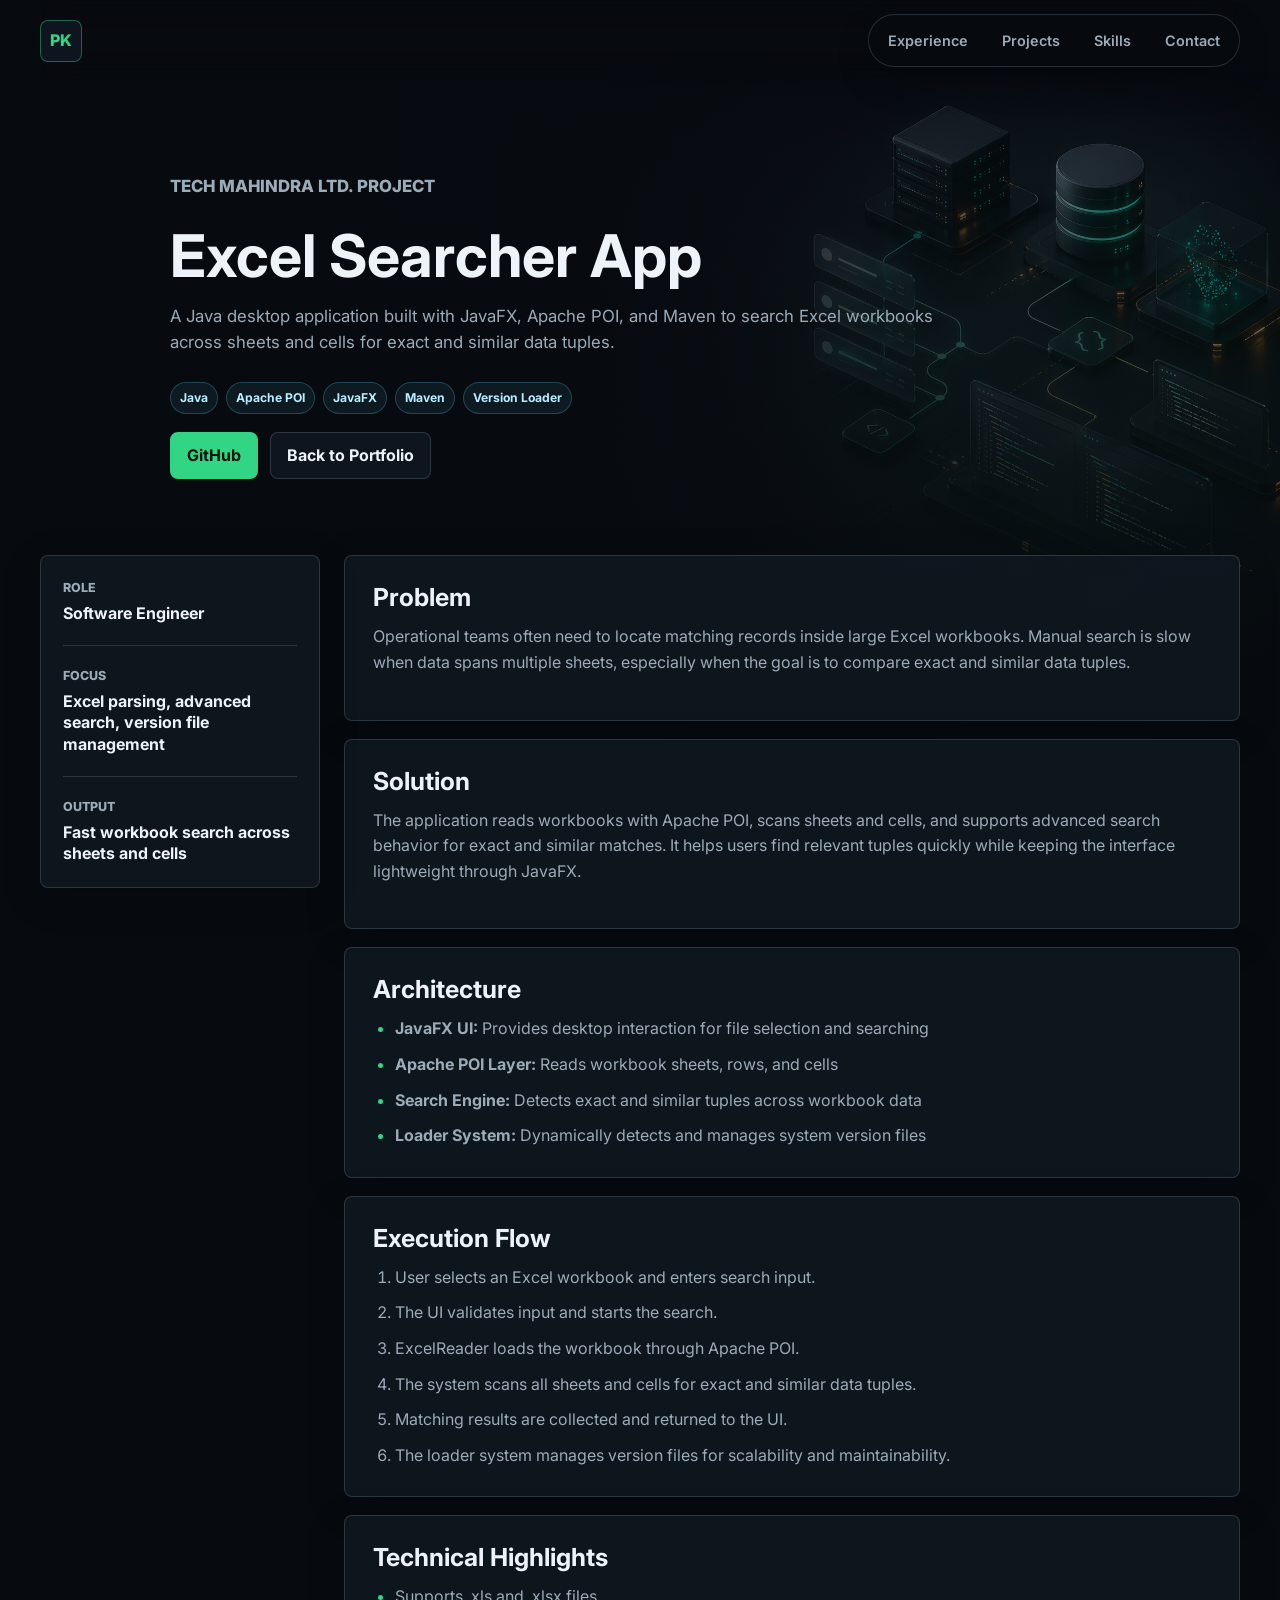
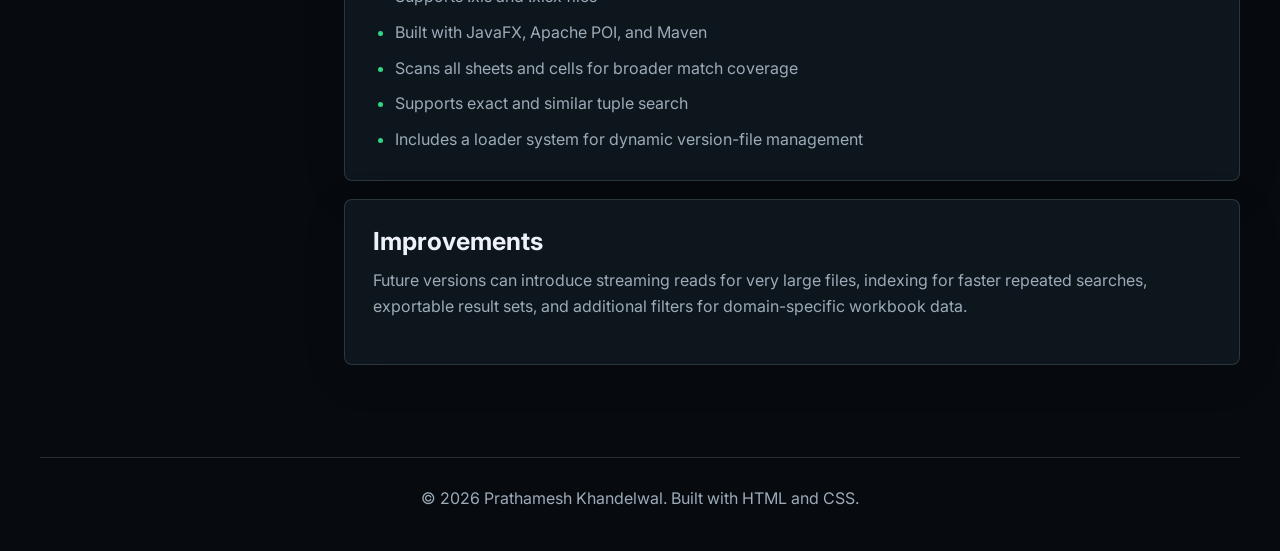
<file: projects/excel-search.html>
<!DOCTYPE html>
<html lang="en">
<head>
    <meta charset="UTF-8">
    <meta name="viewport" content="width=device-width, initial-scale=1.0">
    <meta name="description" content="Case study for a Java Excel Searcher App using Apache POI and JavaFX.">
    <title>Excel Searcher App | Prathamesh Khandelwal</title>
    <link rel="preconnect" href="https://fonts.googleapis.com">
    <link rel="preconnect" href="https://fonts.gstatic.com" crossorigin>
    <link href="https://fonts.googleapis.com/css2?family=Inter:wght@400;500;600;700;800&display=swap" rel="stylesheet">
    <link rel="stylesheet" href="../style.css">
</head>
<body>
<header class="site-header">
    <a class="brand" href="../index.html" aria-label="Back to portfolio">PK</a>
    <nav class="nav" aria-label="Project navigation">
        <a href="../index.html#experience">Experience</a>
        <a href="../index.html#projects">Projects</a>
        <a href="../index.html#skills">Skills</a>
        <a href="../index.html#contact">Contact</a>
    </nav>
</header>

<main>
    <section class="case-hero">
        <p class="eyebrow">Tech Mahindra Ltd. Project</p>
        <h1>Excel Searcher App</h1>
        <p>
            A Java desktop application built with JavaFX, Apache POI, and Maven to search Excel
            workbooks across sheets and cells for exact and similar data tuples.
        </p>
        <div class="project-card__meta">
            <span>Java</span>
            <span>Apache POI</span>
            <span>JavaFX</span>
            <span>Maven</span>
            <span>Version Loader</span>
        </div>
        <div class="hero__actions">
            <a class="button button--primary" href="https://github.com/Prathamesh-JavaDev">GitHub</a>
            <a class="button" href="../index.html">Back to Portfolio</a>
        </div>
    </section>

    <section class="section case-layout">
        <aside class="case-sidebar" aria-label="Project summary">
            <div>
                <span>Role</span>
                <strong>Software Engineer</strong>
            </div>
            <div>
                <span>Focus</span>
                <strong>Excel parsing, advanced search, version file management</strong>
            </div>
            <div>
                <span>Output</span>
                <strong>Fast workbook search across sheets and cells</strong>
            </div>
        </aside>

        <div class="case-content">
            <article>
                <h2>Problem</h2>
                <p>
                    Operational teams often need to locate matching records inside large Excel workbooks.
                    Manual search is slow when data spans multiple sheets, especially when the goal is to
                    compare exact and similar data tuples.
                </p>
            </article>

            <article>
                <h2>Solution</h2>
                <p>
                    The application reads workbooks with Apache POI, scans sheets and cells, and supports
                    advanced search behavior for exact and similar matches. It helps users find relevant
                    tuples quickly while keeping the interface lightweight through JavaFX.
                </p>
            </article>

            <article>
                <h2>Architecture</h2>
                <ul class="check-list">
                    <li><strong>JavaFX UI:</strong> Provides desktop interaction for file selection and searching</li>
                    <li><strong>Apache POI Layer:</strong> Reads workbook sheets, rows, and cells</li>
                    <li><strong>Search Engine:</strong> Detects exact and similar tuples across workbook data</li>
                    <li><strong>Loader System:</strong> Dynamically detects and manages system version files</li>
                </ul>
            </article>

            <article>
                <h2>Execution Flow</h2>
                <ol class="number-list">
                    <li>User selects an Excel workbook and enters search input.</li>
                    <li>The UI validates input and starts the search.</li>
                    <li>ExcelReader loads the workbook through Apache POI.</li>
                    <li>The system scans all sheets and cells for exact and similar data tuples.</li>
                    <li>Matching results are collected and returned to the UI.</li>
                    <li>The loader system manages version files for scalability and maintainability.</li>
                </ol>
            </article>

            <article>
                <h2>Technical Highlights</h2>
                <ul class="check-list">
                    <li>Supports .xls and .xlsx files</li>
                    <li>Built with JavaFX, Apache POI, and Maven</li>
                    <li>Scans all sheets and cells for broader match coverage</li>
                    <li>Supports exact and similar tuple search</li>
                    <li>Includes a loader system for dynamic version-file management</li>
                </ul>
            </article>

            <article>
                <h2>Improvements</h2>
                <p>
                    Future versions can introduce streaming reads for very large files, indexing for faster
                    repeated searches, exportable result sets, and additional filters for domain-specific workbook data.
                </p>
            </article>
        </div>
    </section>
</main>

<footer class="footer">
    <p>&copy; 2026 Prathamesh Khandelwal. Built with HTML and CSS.</p>
</footer>

<script src="../script.js"></script>
</body>
</html>
</file>
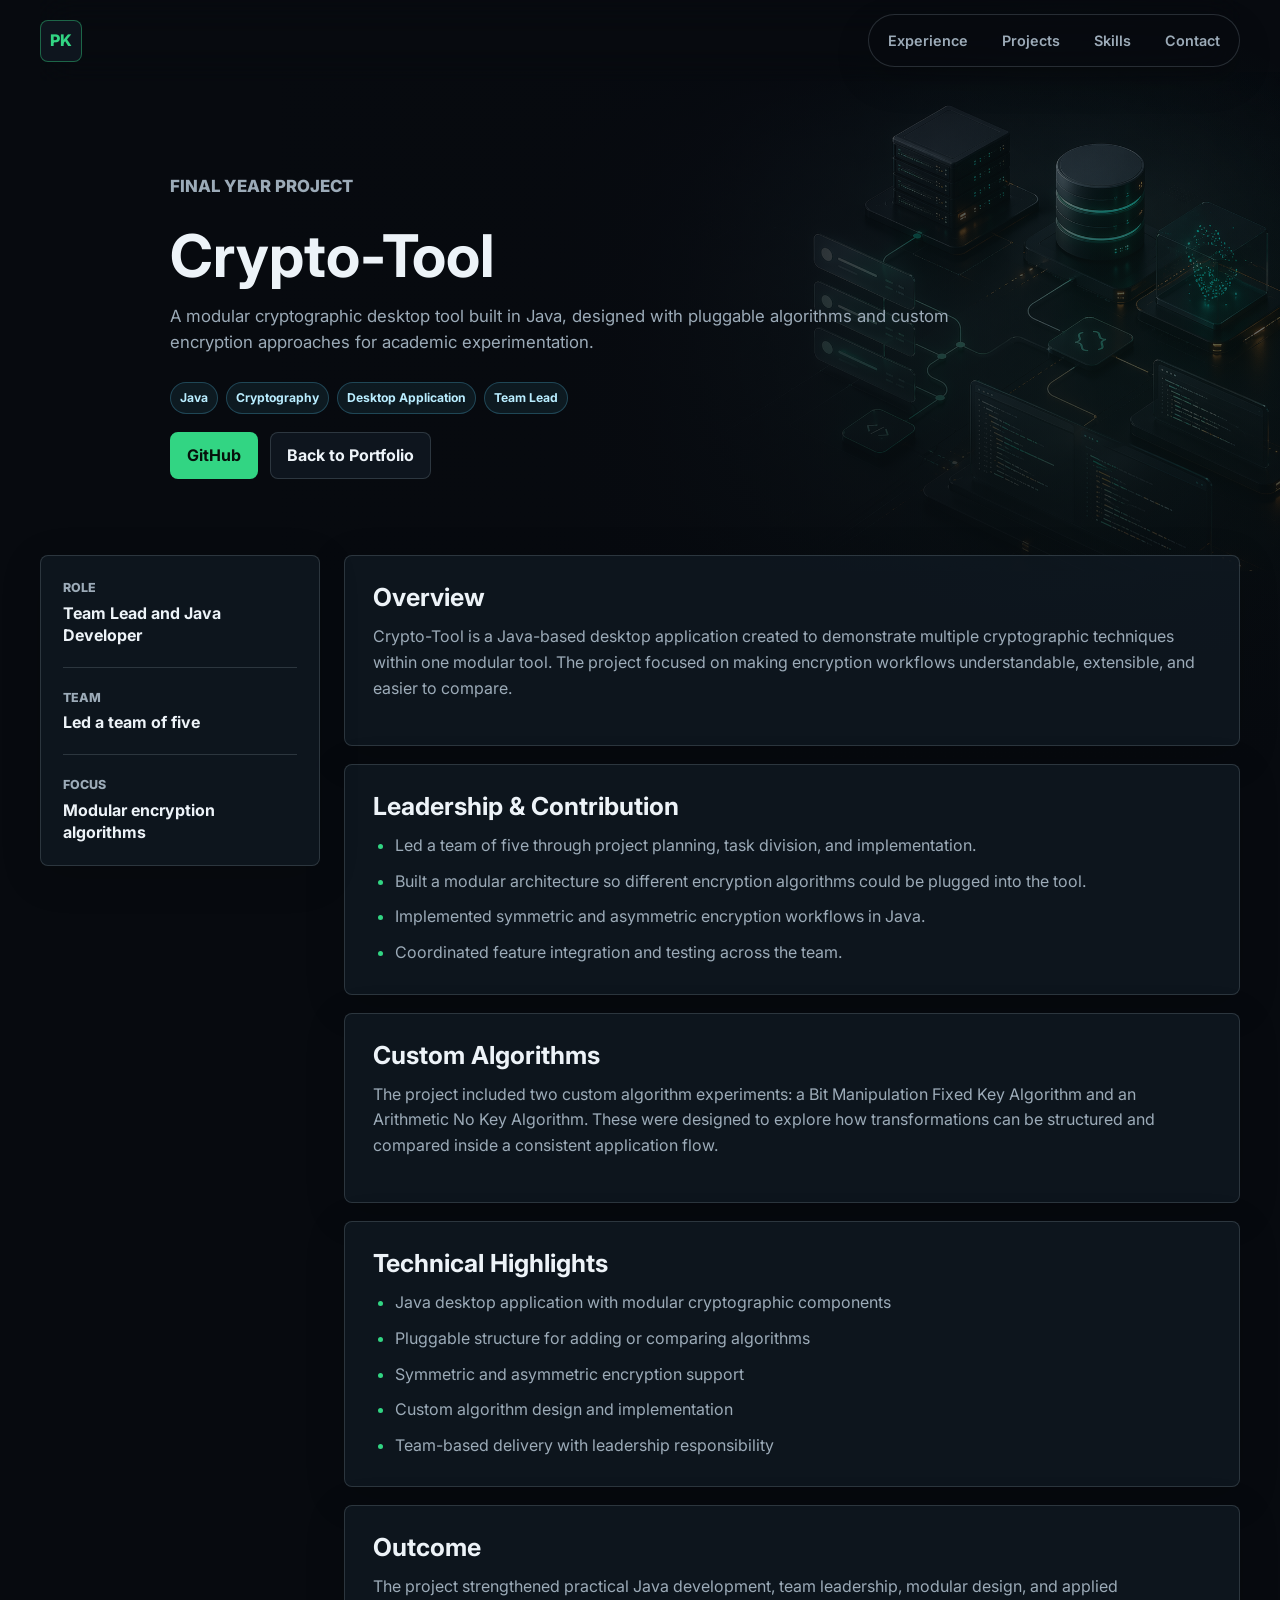
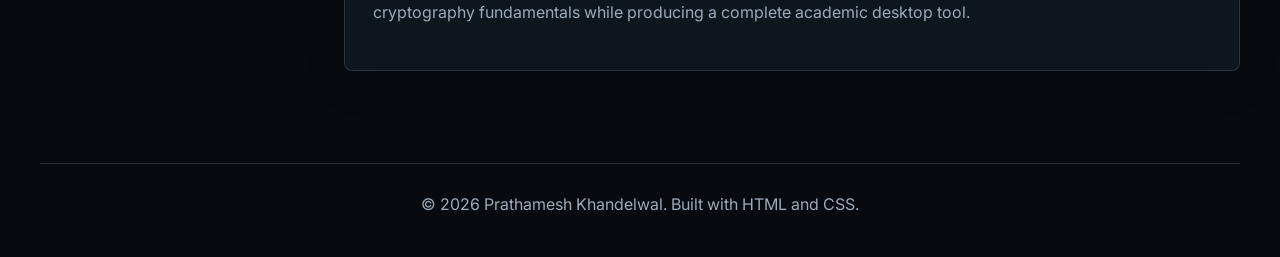
<file: projects/final-year.html>
<!DOCTYPE html>
<html lang="en">
<head>
    <meta charset="UTF-8">
    <meta name="viewport" content="width=device-width, initial-scale=1.0">
    <meta name="description" content="Crypto-Tool case study by Prathamesh Khandelwal, a modular Java cryptography desktop application.">
    <title>Crypto-Tool | Prathamesh Khandelwal</title>
    <link rel="preconnect" href="https://fonts.googleapis.com">
    <link rel="preconnect" href="https://fonts.gstatic.com" crossorigin>
    <link href="https://fonts.googleapis.com/css2?family=Inter:wght@400;500;600;700;800&display=swap" rel="stylesheet">
    <link rel="stylesheet" href="../style.css">
</head>
<body>
<header class="site-header">
    <a class="brand" href="../index.html" aria-label="Back to portfolio">PK</a>
    <nav class="nav" aria-label="Project navigation">
        <a href="../index.html#experience">Experience</a>
        <a href="../index.html#projects">Projects</a>
        <a href="../index.html#skills">Skills</a>
        <a href="../index.html#contact">Contact</a>
    </nav>
</header>

<main>
    <section class="case-hero">
        <p class="eyebrow">Final Year Project</p>
        <h1>Crypto-Tool</h1>
        <p>
            A modular cryptographic desktop tool built in Java, designed with pluggable algorithms
            and custom encryption approaches for academic experimentation.
        </p>
        <div class="project-card__meta">
            <span>Java</span>
            <span>Cryptography</span>
            <span>Desktop Application</span>
            <span>Team Lead</span>
        </div>
        <div class="hero__actions">
            <a class="button button--primary" href="https://github.com/Prathamesh-JavaDev">GitHub</a>
            <a class="button" href="../index.html">Back to Portfolio</a>
        </div>
    </section>

    <section class="section case-layout">
        <aside class="case-sidebar" aria-label="Project summary">
            <div>
                <span>Role</span>
                <strong>Team Lead and Java Developer</strong>
            </div>
            <div>
                <span>Team</span>
                <strong>Led a team of five</strong>
            </div>
            <div>
                <span>Focus</span>
                <strong>Modular encryption algorithms</strong>
            </div>
        </aside>

        <div class="case-content">
            <article>
                <h2>Overview</h2>
                <p>
                    Crypto-Tool is a Java-based desktop application created to demonstrate multiple
                    cryptographic techniques within one modular tool. The project focused on making
                    encryption workflows understandable, extensible, and easier to compare.
                </p>
            </article>

            <article>
                <h2>Leadership & Contribution</h2>
                <ul class="check-list">
                    <li>Led a team of five through project planning, task division, and implementation.</li>
                    <li>Built a modular architecture so different encryption algorithms could be plugged into the tool.</li>
                    <li>Implemented symmetric and asymmetric encryption workflows in Java.</li>
                    <li>Coordinated feature integration and testing across the team.</li>
                </ul>
            </article>

            <article>
                <h2>Custom Algorithms</h2>
                <p>
                    The project included two custom algorithm experiments: a Bit Manipulation Fixed Key
                    Algorithm and an Arithmetic No Key Algorithm. These were designed to explore how
                    transformations can be structured and compared inside a consistent application flow.
                </p>
            </article>

            <article>
                <h2>Technical Highlights</h2>
                <ul class="check-list">
                    <li>Java desktop application with modular cryptographic components</li>
                    <li>Pluggable structure for adding or comparing algorithms</li>
                    <li>Symmetric and asymmetric encryption support</li>
                    <li>Custom algorithm design and implementation</li>
                    <li>Team-based delivery with leadership responsibility</li>
                </ul>
            </article>

            <article>
                <h2>Outcome</h2>
                <p>
                    The project strengthened practical Java development, team leadership, modular design,
                    and applied cryptography fundamentals while producing a complete academic desktop tool.
                </p>
            </article>
        </div>
    </section>
</main>

<footer class="footer">
    <p>&copy; 2026 Prathamesh Khandelwal. Built with HTML and CSS.</p>
</footer>

<script src="../script.js"></script>
</body>
</html>
</file>
<file: style.css>
:root {
    color-scheme: dark;
    --bg: #070a0f;
    --bg-soft: #0d131c;
    --panel: #111923;
    --panel-strong: #162231;
    --text: #edf3f8;
    --muted: #9cabb8;
    --line: rgba(156, 171, 184, 0.22);
    --accent: #32d583;
    --accent-strong: #12b76a;
    --cyan: #5bd6ff;
    --amber: #f6c768;
    --white-panel: rgba(237, 243, 248, 0.06);
    --shadow: 0 24px 70px rgba(0, 0, 0, 0.34);
}

* {
    box-sizing: border-box;
}

html {
    scroll-behavior: smooth;
}

body {
    margin: 0;
    min-width: 320px;
    background:
        linear-gradient(90deg, var(--bg) 0%, rgba(7, 10, 15, 0.96) 42%, rgba(7, 10, 15, 0.7) 62%, rgba(7, 10, 15, 0.22) 100%),
        linear-gradient(180deg, rgba(7, 10, 15, 0), var(--bg) 760px),
        radial-gradient(circle at 82% 24%, rgba(50, 213, 131, 0.16), transparent 28rem),
        url("assets/images/backend-hero.png") right 72px / clamp(980px, 78vw, 1480px) auto no-repeat fixed,
        var(--bg);
    color: var(--text);
    font-family: Inter, "Segoe UI", Arial, sans-serif;
    line-height: 1.6;
}

img {
    display: block;
    max-width: 100%;
}

a {
    color: inherit;
}

.site-header {
    position: sticky;
    top: 0;
    z-index: 20;
    display: flex;
    align-items: center;
    justify-content: space-between;
    width: min(1120px, calc(100% - 32px));
    min-height: 72px;
    margin: 0 auto;
    padding: 14px 0;
    backdrop-filter: blur(18px);
}

.brand {
    display: inline-grid;
    width: 42px;
    height: 42px;
    place-items: center;
    border: 1px solid rgba(50, 213, 131, 0.42);
    border-radius: 8px;
    background: rgba(17, 25, 35, 0.82);
    color: var(--accent);
    font-weight: 800;
    text-decoration: none;
}

.nav {
    display: flex;
    align-items: center;
    gap: 8px;
    padding: 6px;
    border: 1px solid var(--line);
    border-radius: 999px;
    background: rgba(7, 10, 15, 0.74);
    box-shadow: 0 14px 34px rgba(0, 0, 0, 0.18);
}

.nav a {
    padding: 8px 13px;
    border-radius: 999px;
    color: var(--muted);
    font-size: 0.9rem;
    font-weight: 600;
    text-decoration: none;
}

.nav a:hover,
.nav a.is-active {
    background: rgba(50, 213, 131, 0.12);
    color: var(--text);
}

.hero {
    position: relative;
    display: flex;
    width: 100%;
    min-height: calc(100vh - 72px);
    align-items: center;
    margin: 0;
    isolation: isolate;
    overflow: hidden;
    padding: 68px clamp(24px, 10vw, 188px) 76px;
    background: transparent;
}

.hero__content {
    position: relative;
    z-index: 1;
    width: min(620px, 100%);
}


.eyebrow {
    margin: 0 0 14px;
    color: var(--accent);
    font-size: 0.78rem;
    font-weight: 800;
    letter-spacing: 0;
    text-transform: uppercase;
}

h1,
h2,
h3,
p {
    margin-top: 0;
}

h1 {
    margin-bottom: 16px;
    font-size: clamp(2.55rem, 4.6vw, 4.25rem);
    line-height: 1.03;
    letter-spacing: 0;
}

h2 {
    margin-bottom: 0;
    font-size: clamp(2rem, 4vw, 3.25rem);
    line-height: 1.05;
    letter-spacing: 0;
}

h3 {
    margin-bottom: 10px;
    font-size: 1.12rem;
    line-height: 1.25;
}

.hero__text,
.hero__subtitle,
.case-hero > p,
.section__heading,
.about-panel p,
.contact-section p {
    color: var(--muted);
    font-size: 1.05rem;
}

.hero__subtitle {
    max-width: 600px;
    margin-bottom: 18px;
    color: var(--text);
    font-size: clamp(1.2rem, 2vw, 1.55rem);
    font-weight: 700;
    line-height: 1.28;
}

.hero__text {
    max-width: 590px;
    margin-bottom: 24px;
}

.contact-strip {
    display: flex;
    flex-wrap: wrap;
    gap: 10px;
    margin: 0 0 26px;
}

.contact-strip a,
.contact-strip span {
    display: inline-flex;
    min-height: 36px;
    align-items: center;
    padding: 7px 11px;
    border: 1px solid rgba(237, 243, 248, 0.14);
    border-radius: 8px;
    background: rgba(7, 10, 15, 0.46);
    color: var(--text);
    font-size: 0.92rem;
    font-weight: 700;
    text-decoration: none;
}

.contact-strip a:hover {
    border-color: rgba(50, 213, 131, 0.62);
    color: var(--accent);
}

.hero__actions,
.card-actions,
.contact-actions {
    display: flex;
    flex-wrap: wrap;
    gap: 12px;
    align-items: center;
}

.button {
    display: inline-flex;
    min-height: 44px;
    align-items: center;
    justify-content: center;
    padding: 10px 16px;
    border: 1px solid var(--line);
    border-radius: 8px;
    background: rgba(17, 25, 35, 0.82);
    color: var(--text);
    font-weight: 700;
    text-decoration: none;
    transition: transform 180ms ease, border-color 180ms ease, background 180ms ease;
}

.button:hover {
    transform: translateY(-2px);
    border-color: rgba(50, 213, 131, 0.58);
    background: var(--panel-strong);
}

.button--primary {
    border-color: transparent;
    background: var(--accent);
    color: #06110b;
}

.button--primary:hover {
    background: #54e49a;
}

.button--ghost {
    background: transparent;
}

.button--small {
    min-height: 38px;
    padding: 8px 12px;
    font-size: 0.9rem;
}

.text-link {
    color: var(--accent);
    font-weight: 800;
    text-decoration: none;
}

.text-link:hover {
    color: var(--cyan);
}

.stats,
.section,
.footer {
    width: min(1120px, calc(100% - 32px));
    margin: 0 auto;
}

.stats {
    display: grid;
    grid-template-columns: repeat(3, 1fr);
    overflow: hidden;
    border: 1px solid var(--line);
    border-radius: 8px;
    background: rgba(17, 25, 35, 0.68);
}

.stats div {
    padding: 24px;
    border-right: 1px solid var(--line);
}

.stats div:last-child {
    border-right: 0;
}

.stats strong {
    display: block;
    margin-bottom: 4px;
    color: var(--text);
    font-size: 1.4rem;
    line-height: 1.2;
}

.stats span {
    color: var(--muted);
    font-size: 0.95rem;
}

.section {
    padding: 96px 0 0;
}

.section__heading {
    max-width: 760px;
    margin-bottom: 34px;
}

.section__heading--split {
    display: flex;
    max-width: none;
    align-items: end;
    justify-content: space-between;
    gap: 24px;
}

.skill-grid,
.project-grid,
.experience-grid {
    display: grid;
    gap: 18px;
}

.skill-grid {
    grid-template-columns: repeat(5, minmax(0, 1fr));
}

.skill-card,
.project-card,
.experience-card,
.about-panel,
.case-sidebar,
.case-content article {
    border: 1px solid var(--line);
    border-radius: 8px;
    background: rgba(17, 25, 35, 0.76);
    box-shadow: 0 10px 40px rgba(0, 0, 0, 0.16);
}

.experience-grid {
    grid-template-columns: minmax(0, 1.2fr) minmax(220px, 0.56fr) minmax(220px, 0.56fr);
    align-items: stretch;
}

.experience-card {
    padding: 24px;
}

.experience-card--primary {
    background:
        linear-gradient(135deg, rgba(91, 214, 255, 0.12), transparent 44%),
        rgba(17, 25, 35, 0.82);
}

.experience-card__top {
    display: flex;
    justify-content: space-between;
    gap: 20px;
    margin-bottom: 22px;
}

.experience-card__top p {
    margin-bottom: 0;
    color: var(--muted);
}

.experience-card__meta-text {
    margin-bottom: 18px;
    color: var(--muted);
}

.experience-card__top span,
.project-status {
    align-self: flex-start;
    padding: 6px 10px;
    border: 1px solid rgba(50, 213, 131, 0.34);
    border-radius: 999px;
    background: rgba(50, 213, 131, 0.12);
    color: #bdf8d8;
    font-size: 0.78rem;
    font-weight: 800;
    white-space: nowrap;
}

.compact-list {
    display: grid;
    gap: 10px;
    margin: 16px 0 0;
    padding: 0;
    color: var(--muted);
    list-style: none;
}

.compact-list li {
    padding: 10px 12px;
    border: 1px solid rgba(156, 171, 184, 0.14);
    border-radius: 8px;
    background: var(--white-panel);
}

.skill-card {
    display: flex;
    min-height: 260px;
    flex-direction: column;
    padding: 22px;
}

.skill-card p {
    margin-bottom: 18px;
}

.skill-map {
    display: grid;
    gap: 10px;
    margin-top: auto;
}

.skill-item {
    display: grid;
    grid-template-columns: 34px minmax(0, 1fr);
    min-height: 58px;
    align-items: center;
    gap: 12px;
    padding: 10px;
    border: 1px solid rgba(156, 171, 184, 0.16);
    border-radius: 8px;
    background: rgba(237, 243, 248, 0.07);
}

.skill-item img {
    width: 30px;
    height: 30px;
    object-fit: contain;
}

.skill-item strong {
    display: block;
    color: var(--text);
    font-size: 0.9rem;
    line-height: 1.2;
}

.skill-item span:not(.skill-mark) {
    display: block;
    margin-top: 2px;
    color: var(--muted);
    font-size: 0.8rem;
    line-height: 1.25;
}

.skill-mark {
    display: inline-grid;
    width: 32px;
    height: 32px;
    place-items: center;
    border-radius: 6px;
    background: rgba(50, 213, 131, 0.16);
    color: var(--accent);
    font-size: 0.74rem;
    font-weight: 900;
}

.skill-item--mark {
    grid-template-columns: 34px minmax(0, 1fr);
}

.skill-card p,
.project-card p,
.timeline p,
.case-content p,
.check-list,
.number-list {
    color: var(--muted);
}

.project-grid {
    grid-template-columns: repeat(2, minmax(0, 1fr));
}

.project-card {
    display: flex;
    min-height: 100%;
    flex-direction: column;
    padding: 26px;
}

.project-card__header {
    display: flex;
    justify-content: space-between;
    gap: 18px;
    margin-bottom: 18px;
}

.project-card__header h3 {
    margin-bottom: 0;
}

.project-card__label {
    margin-bottom: 4px;
    color: var(--amber);
    font-size: 0.78rem;
    font-weight: 800;
    text-transform: uppercase;
}

.project-card__meta {
    display: flex;
    flex-wrap: wrap;
    gap: 8px;
    margin-bottom: 18px;
}

.project-card__meta span {
    padding: 5px 9px;
    border: 1px solid rgba(91, 214, 255, 0.24);
    border-radius: 999px;
    background: rgba(91, 214, 255, 0.08);
    color: #b9edff;
    font-size: 0.76rem;
    font-weight: 700;
}

.project-card ul {
    margin: 20px 0 24px;
}

.project-card li + li {
    margin-top: 8px;
}

.card-actions {
    margin-top: auto;
}

.approach-section {
    display: grid;
    grid-template-columns: 0.72fr 1fr;
    gap: 42px;
}

.timeline {
    display: grid;
    gap: 18px;
}

.timeline article {
    position: relative;
    padding-left: 34px;
}

.timeline span {
    position: absolute;
    top: 7px;
    left: 0;
    width: 14px;
    height: 14px;
    border: 3px solid var(--bg);
    border-radius: 50%;
    background: var(--accent);
    box-shadow: 0 0 0 1px rgba(50, 213, 131, 0.56);
}

.about-panel {
    padding: clamp(28px, 5vw, 54px);
    background:
        linear-gradient(135deg, rgba(50, 213, 131, 0.12), transparent 38%),
        rgba(17, 25, 35, 0.8);
}

.about-panel p {
    max-width: 760px;
    margin-bottom: 0;
}

.contact-section {
    display: grid;
    grid-template-columns: minmax(0, 1fr) auto;
    gap: 28px;
    align-items: center;
    padding-bottom: 90px;
}

.contact-section p {
    margin-bottom: 0;
}

.footer {
    padding: 28px 0 40px;
    border-top: 1px solid var(--line);
    color: var(--muted);
    text-align: center;
}

.footer p {
    margin-bottom: 0;
}

.case-hero {
    width: min(940px, calc(100% - 32px));
    margin: 0 auto;
    padding: 92px 0 40px;
}

.case-hero h1 {
    max-width: 860px;
}

.case-hero > p {
    max-width: 780px;
    margin-bottom: 26px;
}

.case-layout {
    display: grid;
    grid-template-columns: 280px minmax(0, 1fr);
    gap: 24px;
    align-items: start;
    padding-top: 36px;
    padding-bottom: 92px;
}

.case-sidebar {
    position: sticky;
    top: 96px;
    padding: 22px;
}

.case-sidebar div + div {
    margin-top: 20px;
    padding-top: 20px;
    border-top: 1px solid var(--line);
}

.case-sidebar span {
    display: block;
    margin-bottom: 5px;
    color: var(--muted);
    font-size: 0.78rem;
    font-weight: 800;
    text-transform: uppercase;
}

.case-sidebar strong {
    display: block;
    line-height: 1.35;
}

.case-content {
    display: grid;
    gap: 18px;
}

.case-content article {
    padding: 28px;
}

.case-content h2 {
    margin-bottom: 14px;
    font-size: 1.55rem;
}

.check-list,
.number-list {
    margin: 0;
    padding-left: 22px;
}

.check-list li::marker {
    color: var(--accent);
}

.check-list li + li,
.number-list li + li {
    margin-top: 10px;
}

@media (min-width: 1180px) {
    .site-header,
    .stats,
    .section,
    .footer {
        width: min(1200px, calc(100% - 48px));
    }
}

@media (max-width: 980px) {
    .approach-section,
    .contact-section,
    .case-layout,
    .experience-grid {
        grid-template-columns: 1fr;
    }

    .hero {
        width: 100%;
        min-height: calc(100vh - 72px);
        padding: 52px 24px 68px;
        background: transparent;
    }

    .skill-grid {
        grid-template-columns: repeat(2, minmax(0, 1fr));
    }

    .experience-grid {
        grid-template-columns: 1fr 1fr;
    }

    .experience-card--primary {
        grid-column: 1 / -1;
    }

    .case-sidebar {
        position: static;
    }
}

@media (max-width: 720px) {
    .site-header {
        position: static;
        align-items: flex-start;
        gap: 12px;
        padding-top: 12px;
    }

    .nav {
        max-width: calc(100% - 54px);
        overflow-x: auto;
        border-radius: 8px;
    }

    .hero {
        width: 100%;
        min-height: auto;
        padding: 28px 12px 330px;
        background: transparent;
    }

    .stats,
    .project-grid,
    .section__heading--split,
    .experience-grid {
        grid-template-columns: 1fr;
    }

    .section__heading--split {
        display: grid;
        align-items: start;
    }

    .stats div {
        border-right: 0;
        border-bottom: 1px solid var(--line);
    }

    .stats div:last-child {
        border-bottom: 0;
    }

    .skill-grid {
        grid-template-columns: 1fr;
    }

    .skill-card {
        min-height: 0;
    }

    .contact-actions {
        width: 100%;
    }

    .contact-actions .button {
        width: 100%;
    }

    .project-card__header,
    .experience-card__top {
        display: grid;
    }
}

@media (max-width: 520px) {
    .site-header,
    .stats,
    .section,
    .footer,
    .case-hero {
        width: min(100% - 24px, 1120px);
    }

    .site-header {
        min-height: 64px;
    }

    .brand {
        width: 38px;
        height: 38px;
    }

    .nav a {
        padding: 7px 10px;
        font-size: 0.82rem;
    }

    h1 {
        font-size: clamp(2.25rem, 11.5vw, 3.35rem);
        line-height: 1.02;
    }

    h2 {
        font-size: 1.9rem;
    }

    .hero__actions .button,
    .card-actions .button {
        width: 100%;
    }

    .contact-strip {
        display: grid;
        grid-template-columns: 1fr;
    }

    .contact-strip a,
    .contact-strip span {
        justify-content: center;
        overflow-wrap: anywhere;
        text-align: center;
    }

    .hero__subtitle {
        font-size: 1.1rem;
    }

    .contact-strip a,
    .contact-strip span {
        width: 100%;
    }

    .section {
        padding-top: 72px;
    }

    .project-card,
    .experience-card,
    .case-content article {
        padding: 22px;
    }
}
</file>
